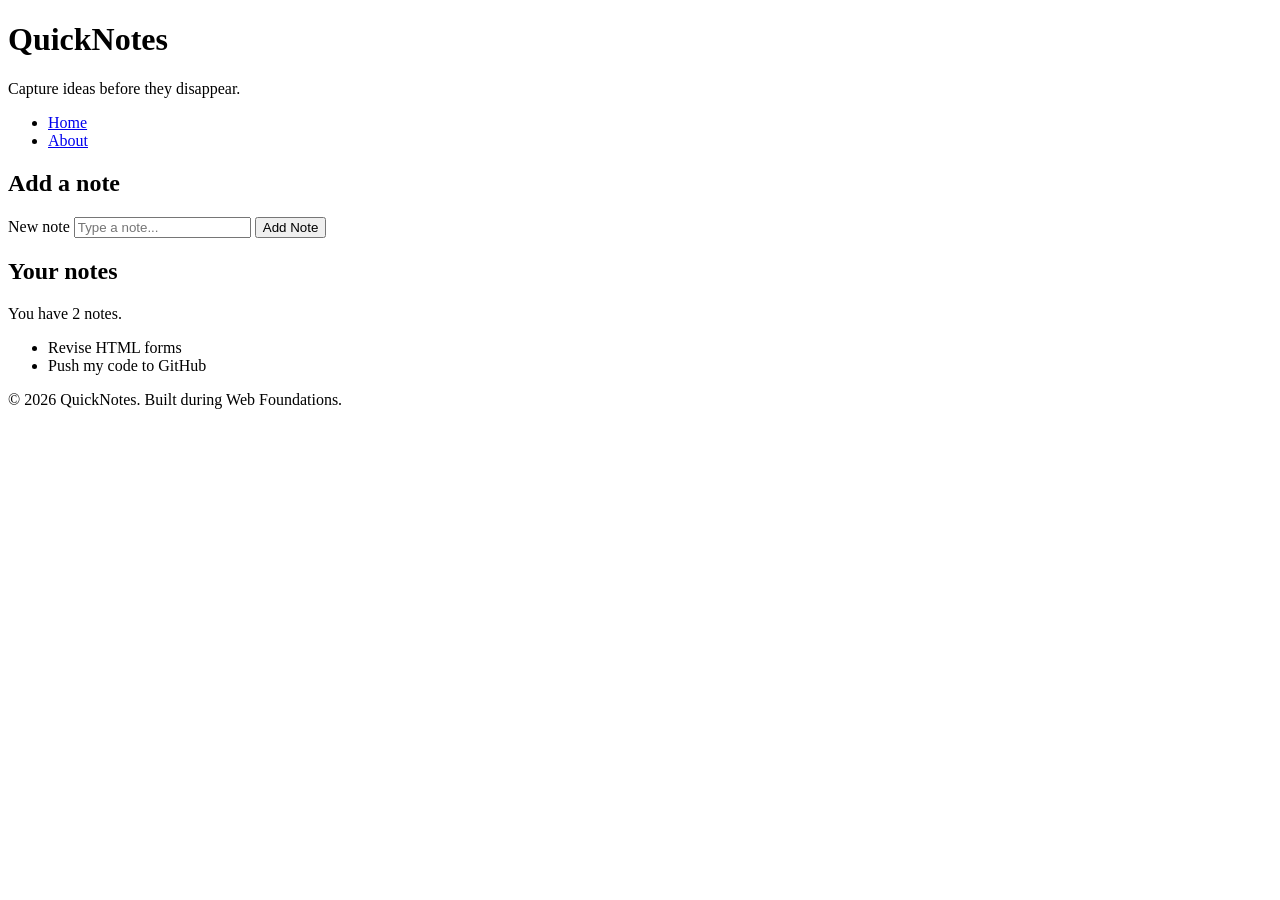
<file: day1/index.html>
<!DOCTYPE html>
<html lang="en">
  <head>
    <meta charset="UTF-8" />
    <meta name="viewport" content="width=device-width, initial-scale=1.0" />
    <title>QuickNotes</title>
  </head>
  <body>
    <header>
      <h1>QuickNotes</h1>
      <p>Capture ideas before they disappear.</p>

      <nav>
        <ul>
          <li><a href="index.html">Home</a></li>
          <li><a href="about.html">About</a></li>
        </ul>
      </nav>
    </header>

    <main>
      <section>
        <h2>Add a note</h2>
        <form id="note-form">
          <label for="note-input">New note</label>
          <input type="text" id="note-input" placeholder="Type a note..." />
          <button type="submit">Add Note</button>
        </form>
      </section>

      <section>
        <h2>Your notes</h2>
        <p id="note-count">You have 2 notes.</p>
        <ul id="notes-list">
          <li>Revise HTML forms</li>
          <li>Push my code to GitHub</li>
        </ul>
      </section>
    </main>

    <footer>
      <p>&copy; 2026 QuickNotes. Built during Web Foundations.</p>
    </footer>
  </body>
</html>
</file>
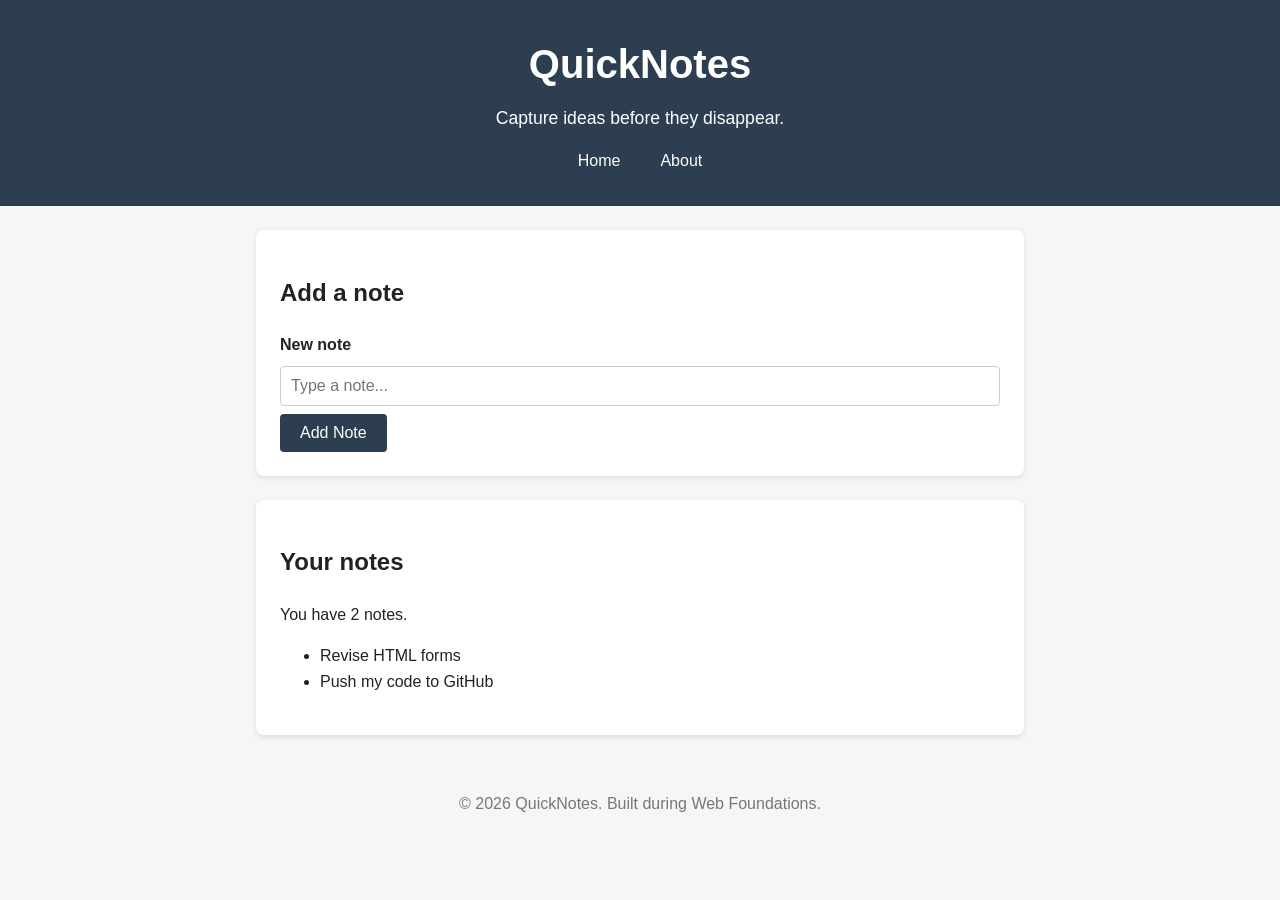
<file: day2/index.html>
<!DOCTYPE html>
<html lang="en">
  <head>
    <meta charset="UTF-8" />
    <meta name="viewport" content="width=device-width, initial-scale=1.0" />
        <link rel="stylesheet" href="style.css" />
    <title>QuickNotes</title>
  </head>
  <body>
    <header>
      <h1>QuickNotes</h1>
      <p>Capture ideas before they disappear.</p>

      <nav>
        <ul>
          <li><a href="index.html">Home</a></li>
          <li><a href="about.html">About</a></li>
        </ul>
      </nav>
    </header>

    <main>
      <section>
        <h2>Add a note</h2>
        <form id="note-form">
          <label for="note-input">New note</label>
          <input type="text" id="note-input" placeholder="Type a note..." />
          <button type="submit">Add Note</button>
        </form>
      </section>

      <section>
        <h2>Your notes</h2>
        <p id="note-count">You have 2 notes.</p>
        <ul id="notes-list">
          <li>Revise HTML forms</li>
          <li>Push my code to GitHub</li>
        </ul>
      </section>
    </main>

    <footer>
      <p>&copy; 2026 QuickNotes. Built during Web Foundations.</p>
    </footer>
  </body>
</html>
</file>
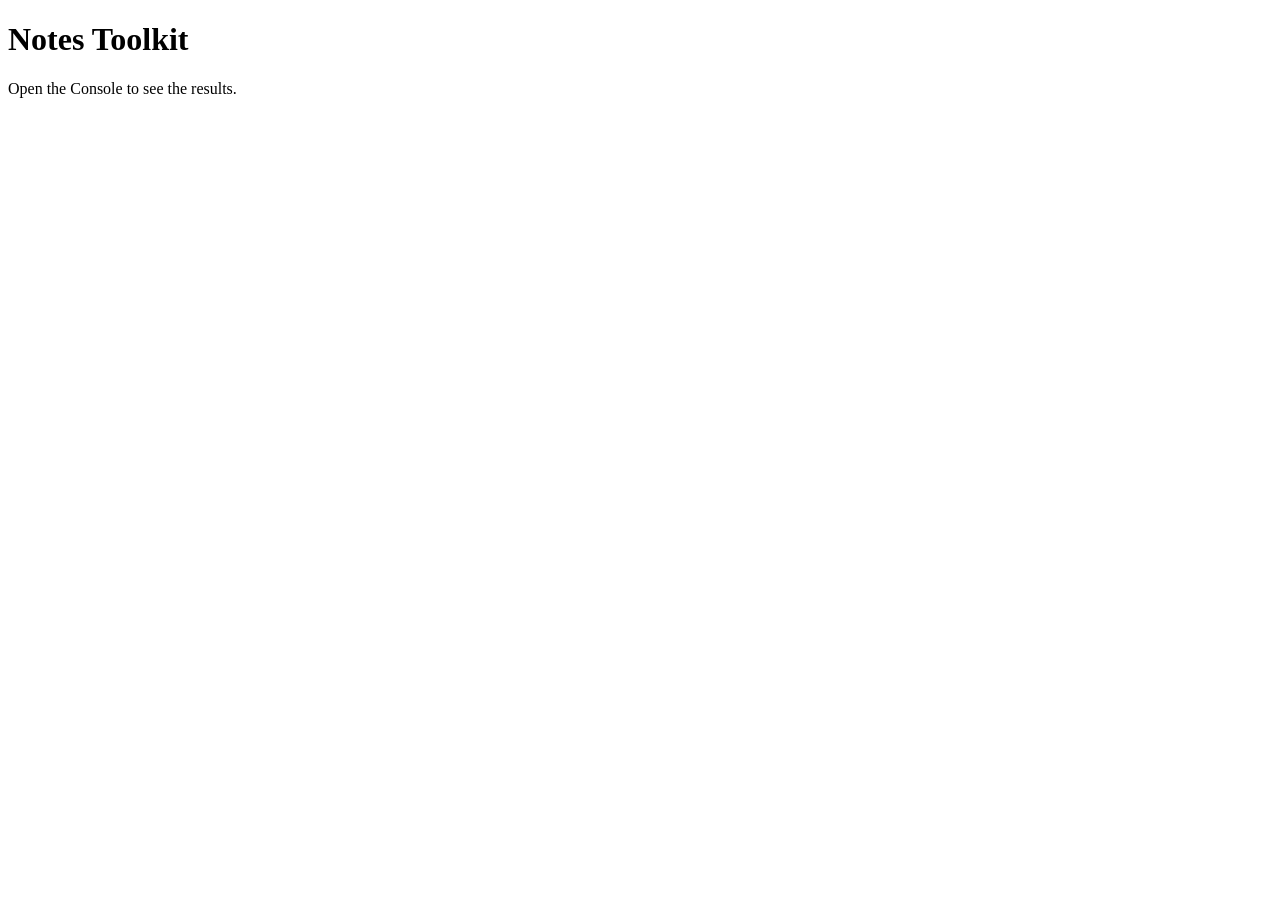
<file: day3/index.html>
<!DOCTYPE html>
<html lang="en">
  <head>
    <meta charset="UTF-8">
    <meta name="viewport" content="width=device-width, initial-scale=1.0">
    <title>Notes Toolkit</title>
    <script src="script.js" defer></script>
  </head>
  <body>
    <h1>Notes Toolkit</h1>
    <p>Open the Console to see the results.</p>
  </body>
</html>
</file>
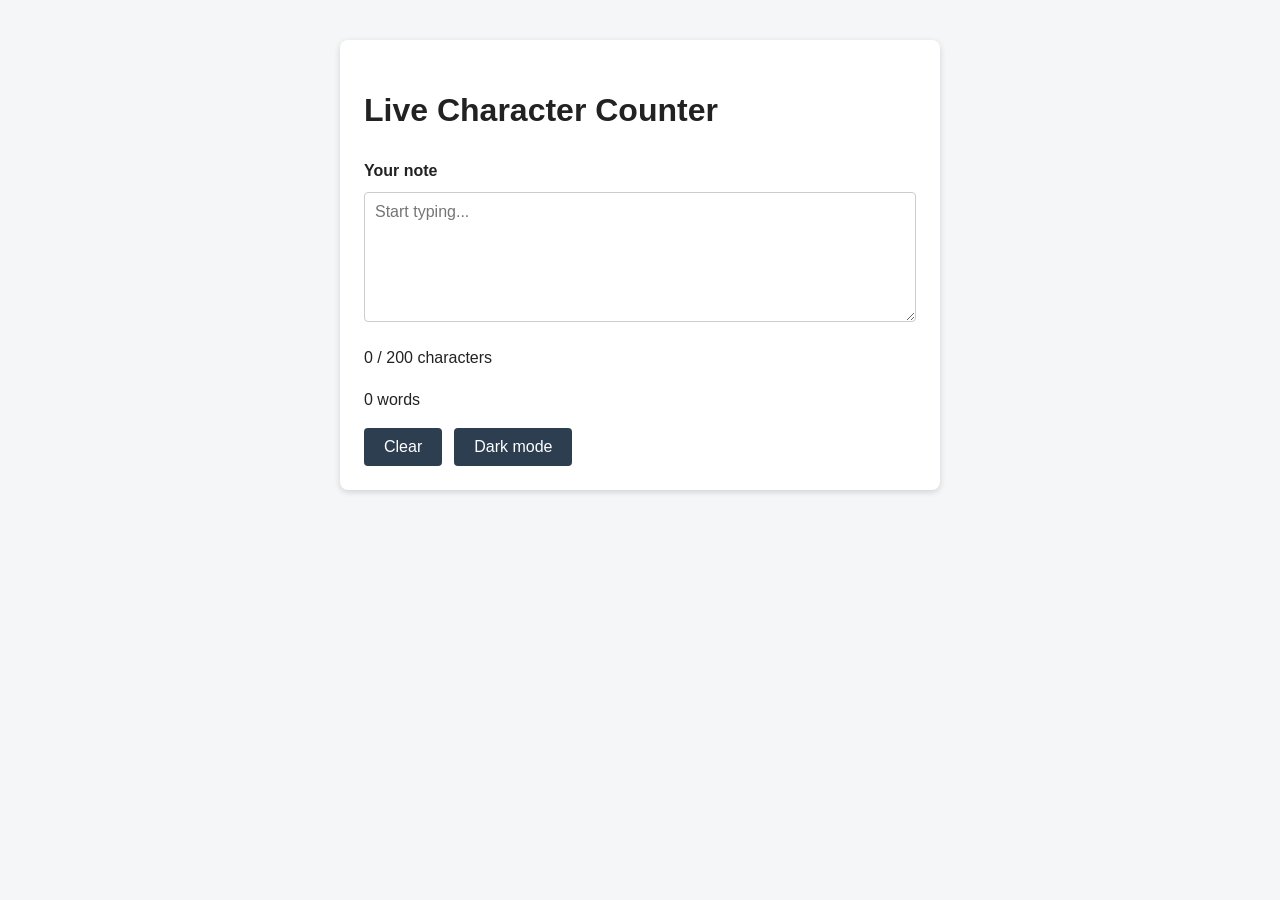
<file: day4/index.html>
<!DOCTYPE html>
<html lang="en">
  <head>
    <meta charset="UTF-8">
    <meta name="viewport" content="width=device-width, initial-scale=1.0">
    <title>Live Character Counter</title>
    <link rel="stylesheet" href="style.css">
    <script src="script.js" defer></script>
  </head>
  <body>
    <main class="card">
      <h1>Live Character Counter</h1>

      <label for="note-text">Your note</label>
      <textarea id="note-text" rows="6" placeholder="Start typing..."></textarea>

      <p id="char-count">0 / 200 characters</p>
      <p id="word-count">0 words</p>

      <div class="actions">
        <button id="clear-btn" type="button">Clear</button>
        <button id="theme-toggle" type="button">Dark mode</button>
      </div>
    </main>
  </body>
</html>
</file>
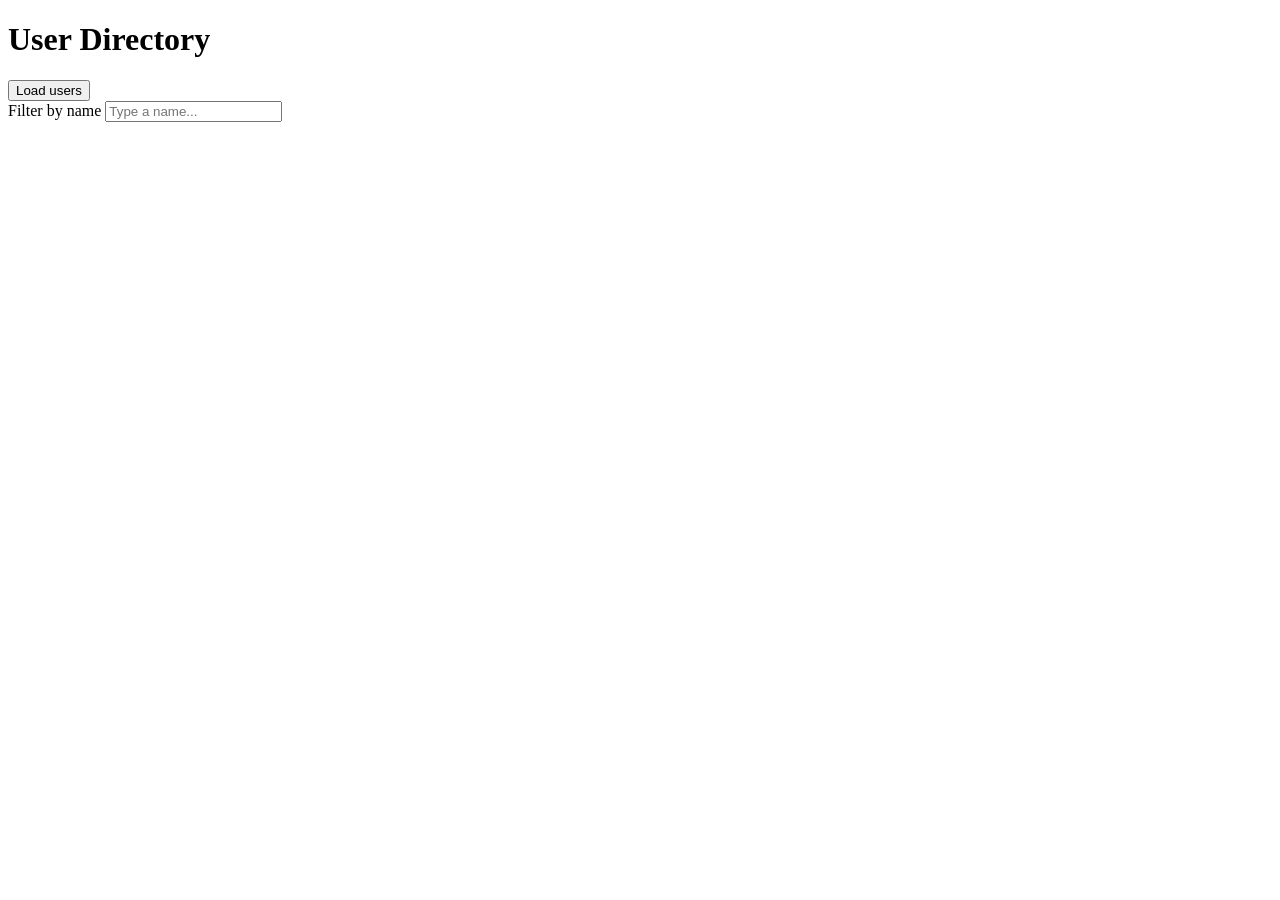
<file: day5/index.html>
<!DOCTYPE html>
<html lang="en">
  <head>
    <meta charset="UTF-8">
    <meta name="viewport" content="width=device-width, initial-scale=1.0">
    <title>User Directory</title>
    <script src="users.js" defer></script>
  </head>
  <body>
    <h1>User Directory</h1>

    <button id="load-users" type="button">Load users</button>

    <div>
      <label for="filter-input">Filter by name</label>
      <input type="text" id="filter-input" placeholder="Type a name...">
    </div>

    <p id="status"></p>
    <ul id="users-list"></ul>
  </body>
</html>
</file>
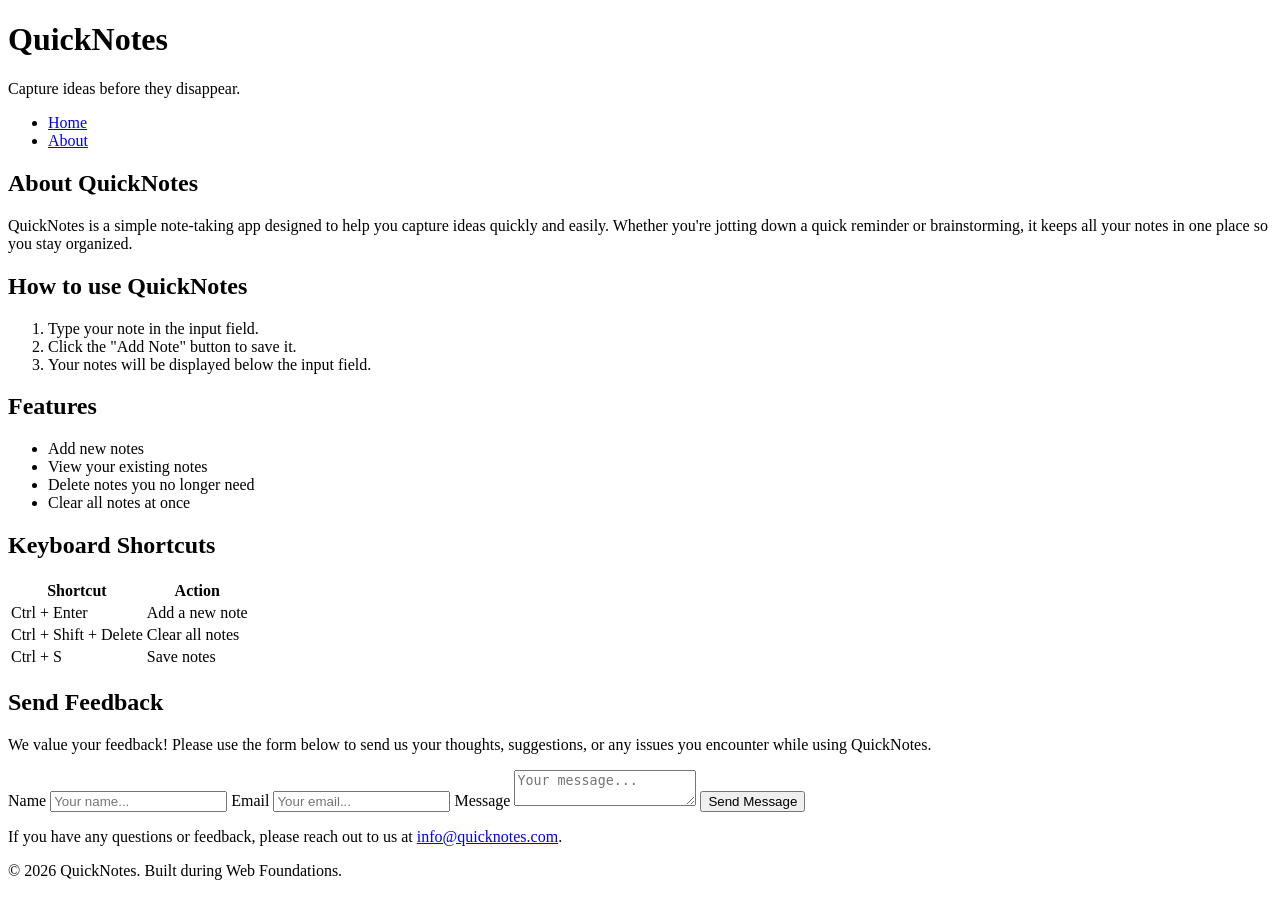
<file: day1/about.html>
<!DOCTYPE html>
<html lang="en">
  <head>
    <meta charset="UTF-8" />
    <meta name="viewport" content="width=device-width, initial-scale=1.0" />
    <title>About QuickNotes</title>
  </head>
  <body>
    <header>
      <h1>QuickNotes</h1>
      <p>Capture ideas before they disappear.</p>

      <nav>
        <ul>
          <li><a href="index.html">Home</a></li>
          <li><a href="about.html">About</a></li>
        </ul>
      </nav>
    </header>

    <main>
      <h2>About QuickNotes</h2>
      <p>QuickNotes is a simple note-taking app designed to help you capture ideas quickly and easily. Whether you're jotting down a quick reminder or brainstorming, it keeps all your notes in one place so you stay organized.</p>

      <section>
        <h2>How to use QuickNotes</h2>
        <ol>
          <li>Type your note in the input field.</li>
          <li>Click the "Add Note" button to save it.</li>
          <li>Your notes will be displayed below the input field.</li>
        </ol>
      </section>

      <section>
        <h2>Features</h2>
        <ul>
          <li>Add new notes</li>
          <li>View your existing notes</li>
          <li>Delete notes you no longer need</li>
          <li>Clear all notes at once</li>
        </ul>
      </section>

      <section>
        <h2>Keyboard Shortcuts</h2>
        <table>
          <thead>
            <tr>
              <th>Shortcut</th>
              <th>Action</th>
            </tr>
          </thead>
          <tbody>
            <tr>
              <td>Ctrl + Enter</td>
              <td>Add a new note</td>
            </tr>
            <tr>
              <td>Ctrl + Shift + Delete</td>
              <td>Clear all notes</td>
            </tr>
            <tr>
              <td>Ctrl + S</td>
              <td>Save notes</td>
            </tr>
          </tbody>
        </table>
      </section>

      <section>
        <h2>Send Feedback</h2>
        <p>We value your feedback! Please use the form below to send us your thoughts, suggestions, or any issues you encounter while using QuickNotes.</p>
        <form id="contact-form">
          <label for="name">Name</label>
          <input type="text" id="name" name="name" placeholder="Your name..." required />

          <label for="email">Email</label>
          <input type="email" id="email" name="email" placeholder="Your email..." required />

          <label for="message">Message</label>
          <textarea id="message" name="message" placeholder="Your message..." required></textarea>

          <button type="submit">Send Message</button>
        </form>
        <p>If you have any questions or feedback, please reach out to us at <a href="mailto:info@quicknotes.com">info@quicknotes.com</a>.</p>
      </section>
    </main>

    <footer>
      <p>&copy; 2026 QuickNotes. Built during Web Foundations.</p>
    </footer>
  </body>
</html>
</file>
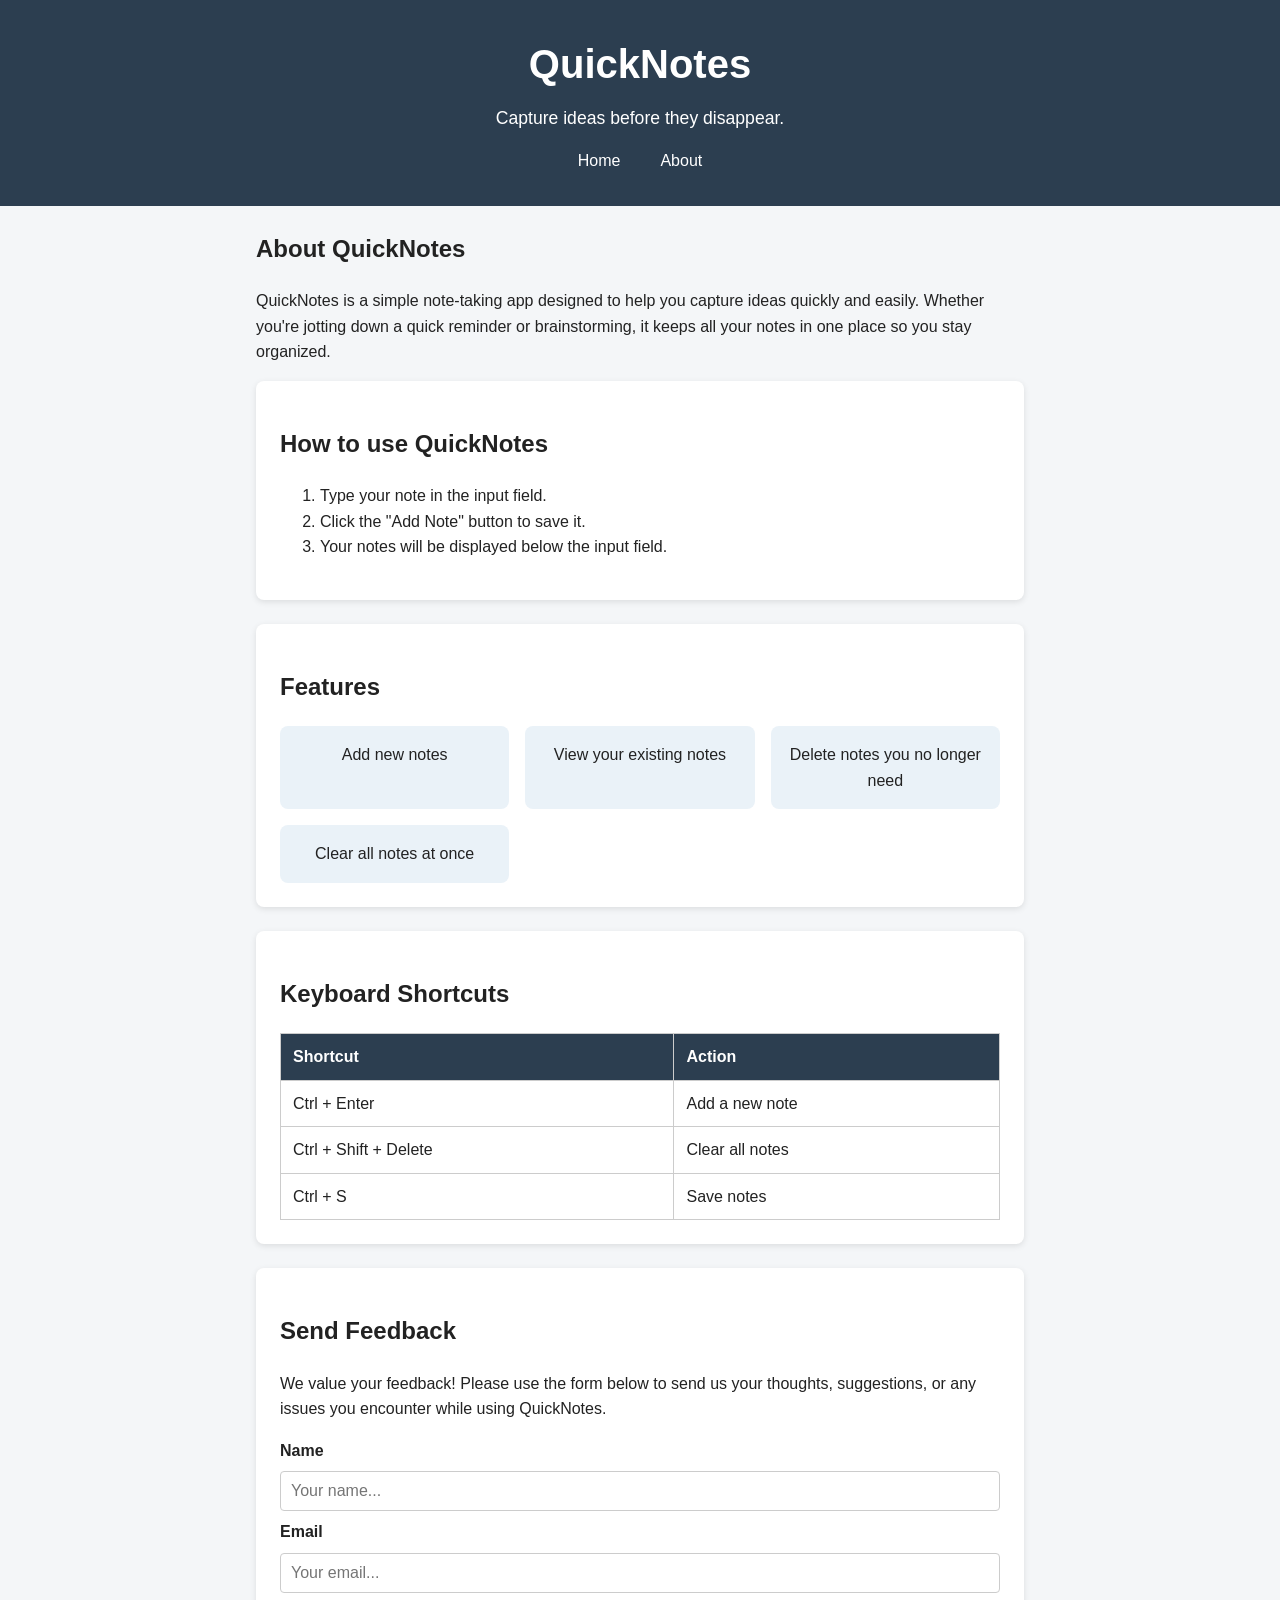
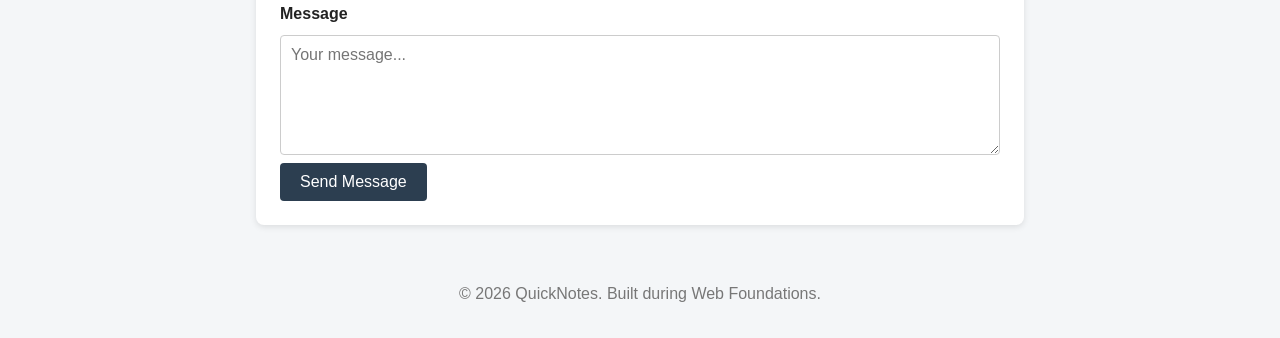
<file: day2/about.html>
<!DOCTYPE html>
<html lang="en">
  <head>
    <meta charset="UTF-8" />
    <meta name="viewport" content="width=device-width, initial-scale=1.0" />
    <link rel="stylesheet" href="style.css" />
    <title>About QuickNotes</title>
  </head>
  <body>
    <header>
      <h1>QuickNotes</h1>
      <p>Capture ideas before they disappear.</p>

      <nav>
        <ul>
          <li><a href="index.html">Home</a></li>
          <li><a href="about.html">About</a></li>
        </ul>
      </nav>
    </header>

    <main>
      <h2>About QuickNotes</h2>
      <p>QuickNotes is a simple note-taking app designed to help you capture ideas quickly and easily. Whether you're jotting down a quick reminder or brainstorming, it keeps all your notes in one place so you stay organized.</p>

      <section>
        <h2>How to use QuickNotes</h2>
        <ol>
          <li>Type your note in the input field.</li>
          <li>Click the "Add Note" button to save it.</li>
          <li>Your notes will be displayed below the input field.</li>
        </ol>
      </section>

      <section>
        <h2>Features</h2>
        <ul class="features">
          <li>Add new notes</li>
          <li>View your existing notes</li>
          <li>Delete notes you no longer need</li>
          <li>Clear all notes at once</li>
        </ul>
      </section>

      <section>
        <h2>Keyboard Shortcuts</h2>
        <table>
          <thead>
            <tr>
              <th>Shortcut</th>
              <th>Action</th>
            </tr>
          </thead>
          <tbody>
            <tr>
              <td>Ctrl + Enter</td>
              <td>Add a new note</td>
            </tr>
            <tr>
              <td>Ctrl + Shift + Delete</td>
              <td>Clear all notes</td>
            </tr>
            <tr>
              <td>Ctrl + S</td>
              <td>Save notes</td>
            </tr>
          </tbody>
        </table>
      </section>

      <section>
        <h2>Send Feedback</h2>
        <p>We value your feedback! Please use the form below to send us your thoughts, suggestions, or any issues you encounter while using QuickNotes.</p>
        <form id="contact-form">
          <label for="name">Name</label>
          <input type="text" id="name" name="name" placeholder="Your name..." required />

          <label for="email">Email</label>
          <input type="email" id="email" name="email" placeholder="Your email..." required />

          <label for="message">Message</label>
          <textarea id="message" name="message" placeholder="Your message..." required></textarea>

          <button type="submit">Send Message</button>
        </form>
      </section>
    </main>

    <footer>
      <p>&copy; 2026 QuickNotes. Built during Web Foundations.</p>
    </footer>
  </body>
</html>
</file>
<file: day2/style.css>
/* Reset */
*,
*::before,
*::after {
  box-sizing: border-box;
}

body {
  margin: 0;
  font-family: Arial, Helvetica, sans-serif;
  line-height: 1.6;
  color: #222;
  background-color: #f4f6f8;
}

/* Header */
header {
  background-color: #2c3e50;
  color: #fff;
  text-align: center;
  padding: 32px 16px;
}

header h1 {
  margin: 0 0 8px;
  font-size: 2.5rem;
}

header p {
  margin: 0 0 16px;
  font-size: 1.1rem;
}

/* Navigation */
nav ul {
  display: flex;
  justify-content: center;
  gap: 16px;
  list-style: none;
  margin: 0;
  padding: 0;
}

nav a {
  color: #fff;
  text-decoration: none;
  padding: 8px 12px;
  border-radius: 4px;
  transition: background-color 0.3s ease, color 0.3s ease;
}

nav a:hover,
nav a:focus {
  background-color: #fff;
  color: #2c3e50;
}

/* Main and section cards */
main {
  max-width: 800px;
  margin: 24px auto;
  padding: 0 16px;
}

section {
  background-color: #fff;
  padding: 24px;
  margin-bottom: 24px;
  border-radius: 8px;
  box-shadow: 0 2px 6px rgba(0, 0, 0, 0.1);
}

/* Features grid */
.features {
  display: grid;
  grid-template-columns: repeat(auto-fit, minmax(180px, 1fr));
  gap: 16px;
  list-style: none;
  padding: 0;
  margin: 0;
}

.features li {
  background-color: #eaf2f8;
  padding: 16px;
  border-radius: 8px;
  text-align: center;
}

/* Table */
table {
  width: 100%;
  border-collapse: collapse;
}

th,
td {
  border: 1px solid #ccc;
  padding: 10px 12px;
  text-align: left;
}

th {
  background-color: #2c3e50;
  color: #fff;
}

/* Forms */
form {
  display: flex;
  flex-direction: column;
  gap: 8px;
}

label {
  font-weight: bold;
}

input,
textarea {
  width: 100%;
  padding: 10px;
  border: 1px solid #ccc;
  border-radius: 4px;
  font-family: inherit;
  font-size: 1rem;
}

textarea {
  min-height: 120px;
  resize: vertical;
}

/* Buttons */
button {
  align-self: flex-start;
  padding: 10px 20px;
  background-color: #2c3e50;
  color: #fff;
  border: none;
  border-radius: 4px;
  font-size: 1rem;
  cursor: pointer;
  transition: background-color 0.3s ease, transform 0.2s ease;
}

button:hover {
  background-color: #3d566e;
  transform: translateY(-2px);
}

footer {
  text-align: center;
  color: #777;
  padding: 16px;
}

/* Small screens */
@media (max-width: 600px) {
  header {
    padding: 16px 8px;
  }

  header h1 {
    font-size: 1.75rem;
  }

  header p {
    font-size: 0.95rem;
  }

  section {
    padding: 16px;
  }
}
</file>
<file: day4/style.css>
:root {
  --bg: #f4f6f8;
  --card-bg: #ffffff;
  --text: #222222;
  --border: #cccccc;
  --button-bg: #2c3e50;
  --button-text: #ffffff;
  --warning-color: #e67e00;
  --over-color: #d62828;
}

body.dark {
  --bg: #121212;
  --card-bg: #1e1e1e;
  --text: #eeeeee;
  --border: #444444;
  --button-bg: #8ab4f8;
  --button-text: #121212;
  --warning-color: #ffa94d;
  --over-color: #ff6b6b;
}

*,
*::before,
*::after {
  box-sizing: border-box;
}

body {
  margin: 0;
  padding: 16px;
  font-family: Arial, Helvetica, sans-serif;
  line-height: 1.6;
  background-color: var(--bg);
  color: var(--text);
  transition: background-color 0.3s ease, color 0.3s ease;
}

.card {
  max-width: 600px;
  margin: 24px auto;
  padding: 24px;
  background-color: var(--card-bg);
  border-radius: 8px;
  box-shadow: 0 2px 6px rgba(0, 0, 0, 0.15);
  transition: background-color 0.3s ease;
}

label {
  display: block;
  font-weight: bold;
  margin-bottom: 8px;
}

textarea {
  width: 100%;
  padding: 10px;
  font-family: inherit;
  font-size: 1rem;
  color: var(--text);
  background-color: var(--card-bg);
  border: 1px solid var(--border);
  border-radius: 4px;
  resize: vertical;
}

.actions {
  display: flex;
  gap: 12px;
  margin-top: 16px;
}

button {
  padding: 10px 20px;
  font-size: 1rem;
  color: var(--button-text);
  background-color: var(--button-bg);
  border: none;
  border-radius: 4px;
  cursor: pointer;
  transition: opacity 0.3s ease, transform 0.2s ease;
}

button:hover {
  opacity: 0.85;
  transform: translateY(-2px);
}

/* Counter states */
.warning {
  color: var(--warning-color);
}

.over {
  color: var(--over-color);
  font-weight: bold;
}
</file>
